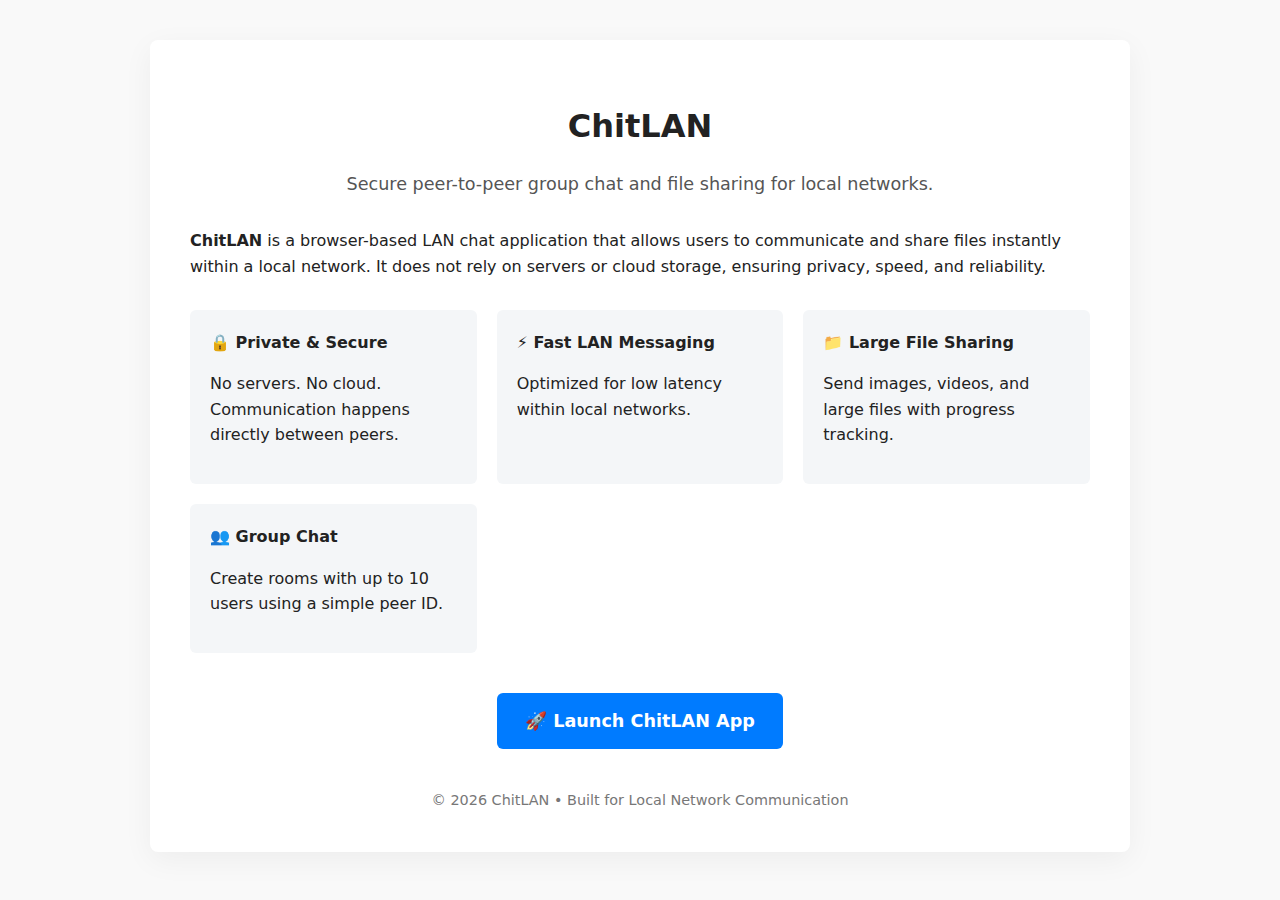
<file: index.html>
<!DOCTYPE html>
<html lang="en">
<head>
  <meta charset="UTF-8" />
  <meta name="viewport" content="width=device-width, initial-scale=1.0" />

  <title>ChitLAN – Secure Local Network Group Chat & File Sharing</title>

  <meta name="description"
        content="ChitLAN is a secure peer-to-peer group chat and file sharing web application for local networks. No servers, no cloud storage, fast and private communication." />

  <meta name="keywords"
        content="saikishor rasala, Saikishor, Rasala, Saikishor Rasala, ChitLAN, LAN chat, local network chat, peer to peer chat, file sharing LAN, browser chat app, offline chat, PeerJS chat" />

  <meta name="author" content="Saikishor Rasala" />
  <meta name="robots" content="index, follow" />
  <link rel="canonical" href="https://saikishorr.github.io/chitlan/" />

  <!-- Open Graph -->
  <meta property="og:title" content="ChitLAN – Secure Local Network Group Chat" />
  <meta property="og:description" content="Chat and share files instantly on your local network without servers or cloud storage." />
  <meta property="og:url" content="https://saikishorr.github.io/chitlan/" />
  <meta property="og:type" content="website" />
  <meta property="og:image" content="https://saikishorr.github.io/chitlan/og-image2.3mb.png" />

  <style>
    body {
      font-family: system-ui, sans-serif;
      margin: 0;
      padding: 40px 20px;
      background: #f9f9f9;
      color: #222;
      line-height: 1.6;
    }
    .container {
      max-width: 900px;
      margin: auto;
      background: #fff;
      padding: 40px;
      border-radius: 8px;
      box-shadow: 0 8px 30px rgba(0,0,0,0.05);
    }
    h1 {
      text-align: center;
      margin-bottom: 10px;
    }
    .tagline {
      text-align: center;
      font-size: 1.1em;
      margin-bottom: 30px;
      color: #555;
    }
    .features {
      display: grid;
      grid-template-columns: repeat(auto-fit, minmax(250px, 1fr));
      gap: 20px;
      margin: 30px 0;
    }
    .feature {
      background: #f4f6f8;
      padding: 20px;
      border-radius: 6px;
    }
    .launch {
      text-align: center;
      margin-top: 40px;
    }
.launch a {
  display: inline-block;
  background: #007bff;
  color: #fff;
  padding: 14px 28px;
  font-size: 1.1em;
  border-radius: 6px;
  text-decoration: none;
  font-weight: 600;
  transition: all 0.2s ease;
}

.launch a:hover {
  background: #0056b3;
  transform: translateY(-2px);
  box-shadow: 0 4px 12px rgba(0,0,0,0.15);
}
    footer {
      margin-top: 40px;
      text-align: center;
      font-size: 0.9em;
      color: #777;
    }
  </style>
</head>

<body>
  <div class="container">
    <h1>ChitLAN</h1>
    <p class="tagline">
      Secure peer-to-peer group chat and file sharing for local networks.
    </p>

    <p>
      <strong>ChitLAN</strong> is a browser-based LAN chat application that allows users
      to communicate and share files instantly within a local network.
      It does not rely on servers or cloud storage, ensuring privacy,
      speed, and reliability.
    </p>

    <div class="features">
      <div class="feature">
        <strong>🔒 Private & Secure</strong>
        <p>No servers. No cloud. Communication happens directly between peers.</p>
      </div>
      <div class="feature">
        <strong>⚡ Fast LAN Messaging</strong>
        <p>Optimized for low latency within local networks.</p>
      </div>
      <div class="feature">
        <strong>📁 Large File Sharing</strong>
        <p>Send images, videos, and large files with progress tracking.</p>
      </div>
      <div class="feature">
        <strong>👥 Group Chat</strong>
        <p>Create rooms with up to 10 users using a simple peer ID.</p>
      </div>
    </div>

    <div class="launch">
      <a href="app.html">🚀 Launch ChitLAN App</a>
    </div>

    <footer>
      © 2026 ChitLAN • Built for Local Network Communication
    </footer>
  </div>
</body>
</html>
</file>
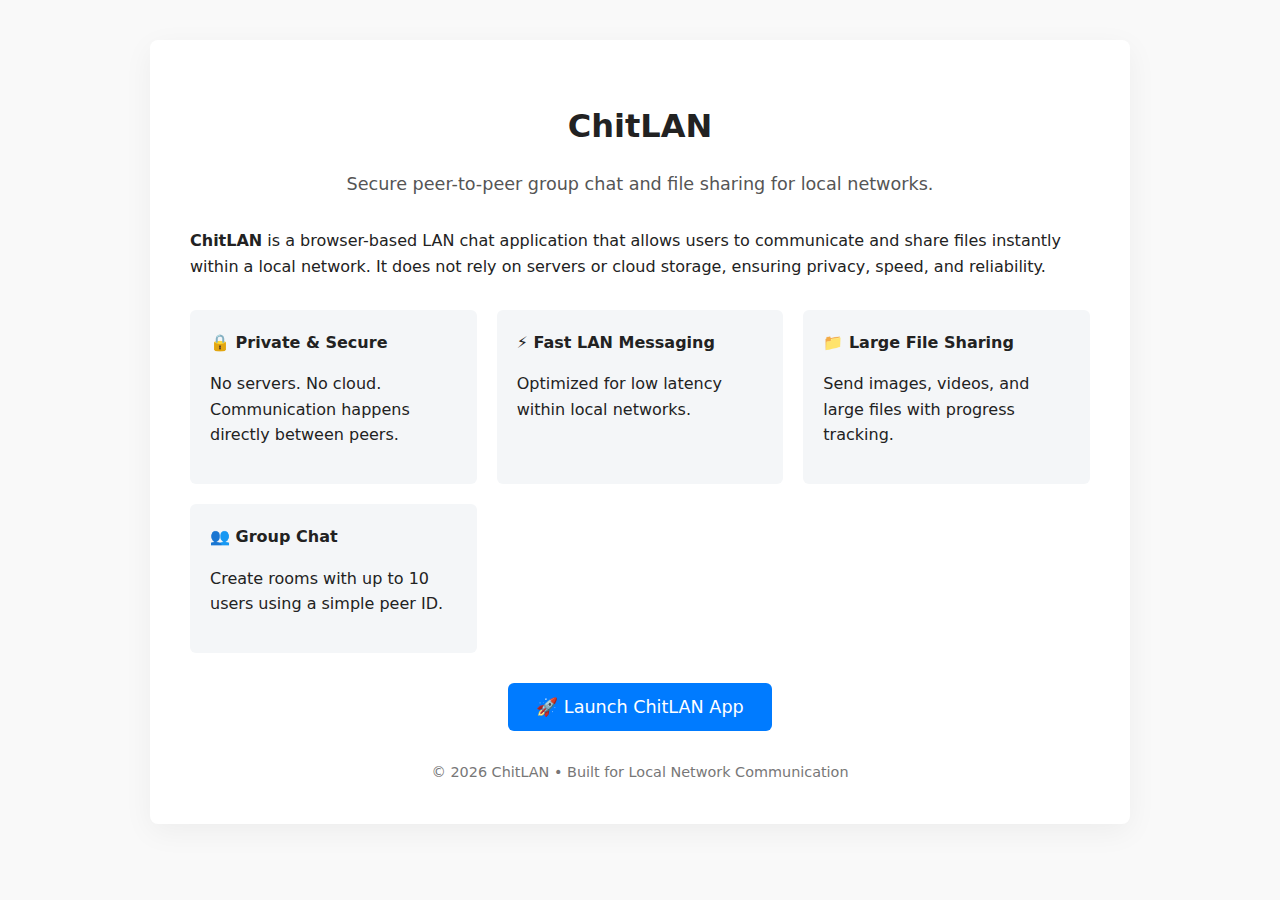
<file: inex.html>
<!DOCTYPE html>
<html lang="en">
<head>
  <meta charset="UTF-8" />
  <meta name="viewport" content="width=device-width, initial-scale=1.0" />

  <title>ChitLAN – Secure Local Network Group Chat & File Sharing</title>

  <meta name="description"
        content="ChitLAN is a secure peer-to-peer group chat and file sharing web application for local networks. No servers, no cloud storage, fast and private communication." />

  <meta name="keywords"
        content="saikishor rasala, Saikishor, Rasala, Saikishor Rasala, ChitLAN, LAN chat, local network chat, peer to peer chat, file sharing LAN, browser chat app, offline chat, PeerJS chat" />

  <meta name="author" content="Saikishor Rasala" />
  <meta name="robots" content="index, follow" />
  <link rel="canonical" href="https://saikishorr.github.io/chitlan/" />

  <!-- Open Graph -->
  <meta property="og:title" content="ChitLAN – Secure Local Network Group Chat" />
  <meta property="og:description" content="Chat and share files instantly on your local network without servers or cloud storage." />
  <meta property="og:url" content="https://saikishorr.github.io/chitlan/" />
  <meta property="og:type" content="website" />

  <style>
    body {
      font-family: system-ui, sans-serif;
      margin: 0;
      padding: 40px 20px;
      background: #f9f9f9;
      color: #222;
      line-height: 1.6;
    }
    .container {
      max-width: 900px;
      margin: auto;
      background: #fff;
      padding: 40px;
      border-radius: 8px;
      box-shadow: 0 8px 30px rgba(0,0,0,0.05);
    }
    h1 {
      text-align: center;
      margin-bottom: 10px;
    }
    .tagline {
      text-align: center;
      font-size: 1.1em;
      margin-bottom: 30px;
      color: #555;
    }
    .features {
      display: grid;
      grid-template-columns: repeat(auto-fit, minmax(250px, 1fr));
      gap: 20px;
      margin: 30px 0;
    }
    .feature {
      background: #f4f6f8;
      padding: 20px;
      border-radius: 6px;
    }
    .launch {
      text-align: center;
      margin-top: 40px;
    }
    .launch a {
      background: #007bff;
      color: #fff;
      padding: 14px 28px;
      font-size: 1.1em;
      border-radius: 6px;
      text-decoration: none;
    }
    .launch a:hover {
      background: #0056b3;
    }
    footer {
      margin-top: 40px;
      text-align: center;
      font-size: 0.9em;
      color: #777;
    }
  </style>
</head>

<body>
  <div class="container">
    <h1>ChitLAN</h1>
    <p class="tagline">
      Secure peer-to-peer group chat and file sharing for local networks.
    </p>

    <p>
      <strong>ChitLAN</strong> is a browser-based LAN chat application that allows users
      to communicate and share files instantly within a local network.
      It does not rely on servers or cloud storage, ensuring privacy,
      speed, and reliability.
    </p>

    <div class="features">
      <div class="feature">
        <strong>🔒 Private & Secure</strong>
        <p>No servers. No cloud. Communication happens directly between peers.</p>
      </div>
      <div class="feature">
        <strong>⚡ Fast LAN Messaging</strong>
        <p>Optimized for low latency within local networks.</p>
      </div>
      <div class="feature">
        <strong>📁 Large File Sharing</strong>
        <p>Send images, videos, and large files with progress tracking.</p>
      </div>
      <div class="feature">
        <strong>👥 Group Chat</strong>
        <p>Create rooms with up to 10 users using a simple peer ID.</p>
      </div>
    </div>

    <div class="launch">
      <a href="app.html">🚀 Launch ChitLAN App</a>
    </div>

    <footer>
      © 2026 ChitLAN • Built for Local Network Communication
    </footer>
  </div>
</body>
</html>
</file>
